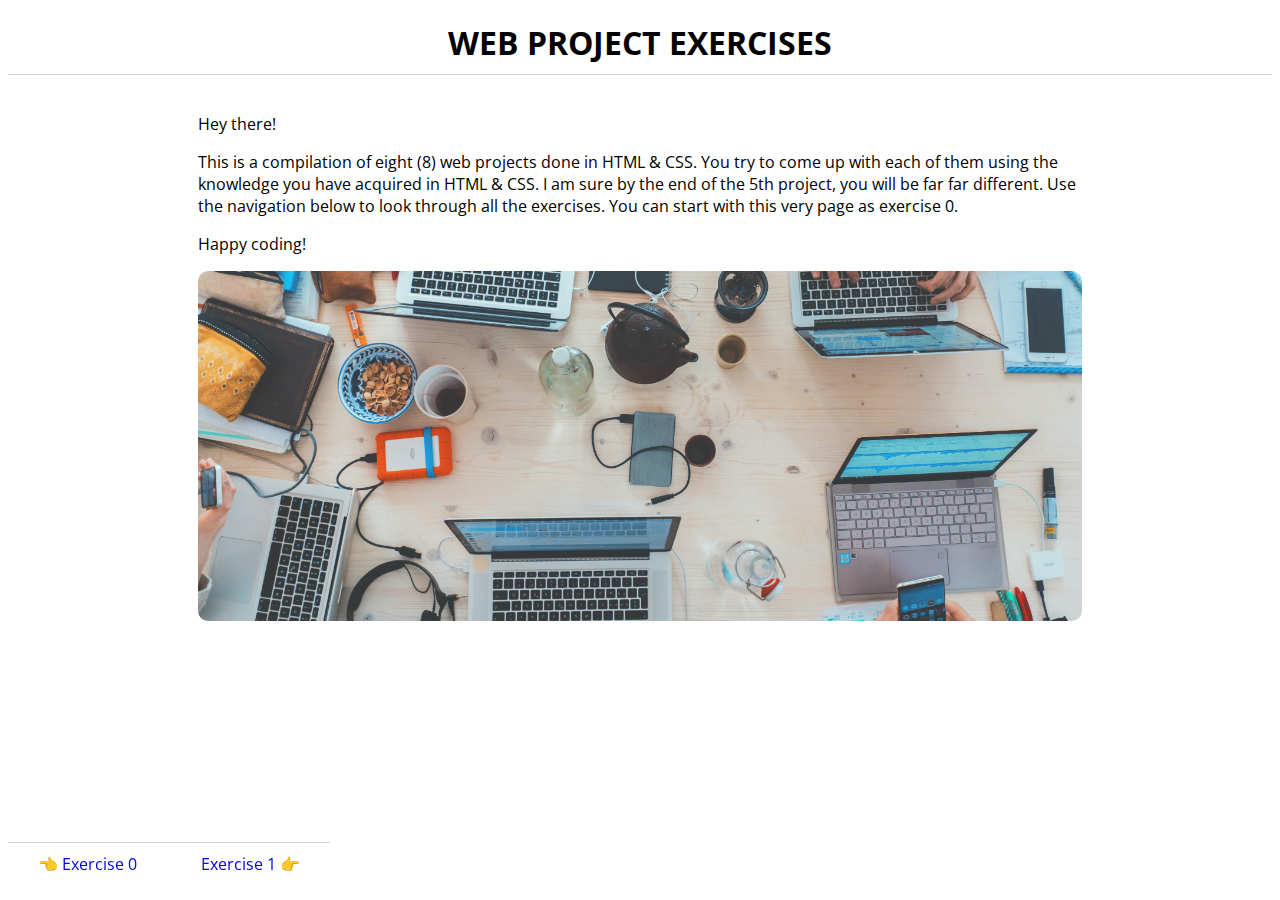
<file: index.html>
<!DOCTYPE html>
<html lang="en">

<head>
    <meta charset="UTF-8">
    <meta http-equiv="X-UA-Compatible" content="IE=edge">
    <meta name="viewport" content="width=device-width, initial-scale=1.0">
    <title>Blog | Exercises</title>
    <link rel="preconnect" href="https://fonts.googleapis.com">
    <link rel="preconnect" href="https://fonts.gstatic.com" crossorigin>
    <link href="https://fonts.googleapis.com/css2?family=Open+Sans:ital,wght@0,300;0,700;1,300&display=swap"
        rel="stylesheet">
    <link rel="stylesheet" href="css/index.css">
</head>

<style>
    main {
        width: 80%;
        margin: 0 auto;
        font-family: 'Open Sans', sans-serif;
    }

    img {
        object-fit: cover;
        width: 100%;
        height: 350px;
        border-radius: 10px;
        filter: contrast(90%);
        filter: brightness(80%);
        filter: opacity(95%);
    }

    .heading {
        font-weight: bold;
        border-bottom: none;
        text-align: left;
    }

  .instructions {
    width: 70%;
    margin: 3% auto;
  }

    @media screen and (max-width: 978px) {
        img {
            height: 200px;
        }
    }

    @media screen and (max-width: 564px) {
        img {
            height: 150px;
        }
    }
</style>
<body>
    <h1>WEB PROJECT EXERCISES</h1>
    <div class="instructions">
        <p>Hey there!</p>
        <p>This is a compilation of eight (8) web projects done in HTML & CSS. You try to come up with each of them using the knowledge you have acquired in HTML & CSS. I am sure by the end of the 5th project, you will be far far different. Use the navigation below to look through all the exercises. You can start with this very page as exercise 0.</p>
        <p>Happy coding!</p>
        <img src="resources/images/intro.jpg" alt="image introducing coding assignments.">
    </div>
    
    <div class="work-link">
        <a href="index.html">Exercise 0</a>
        <a href="table.html">Exercise 1 </a>
    </div>
</body>
</html>
</file>
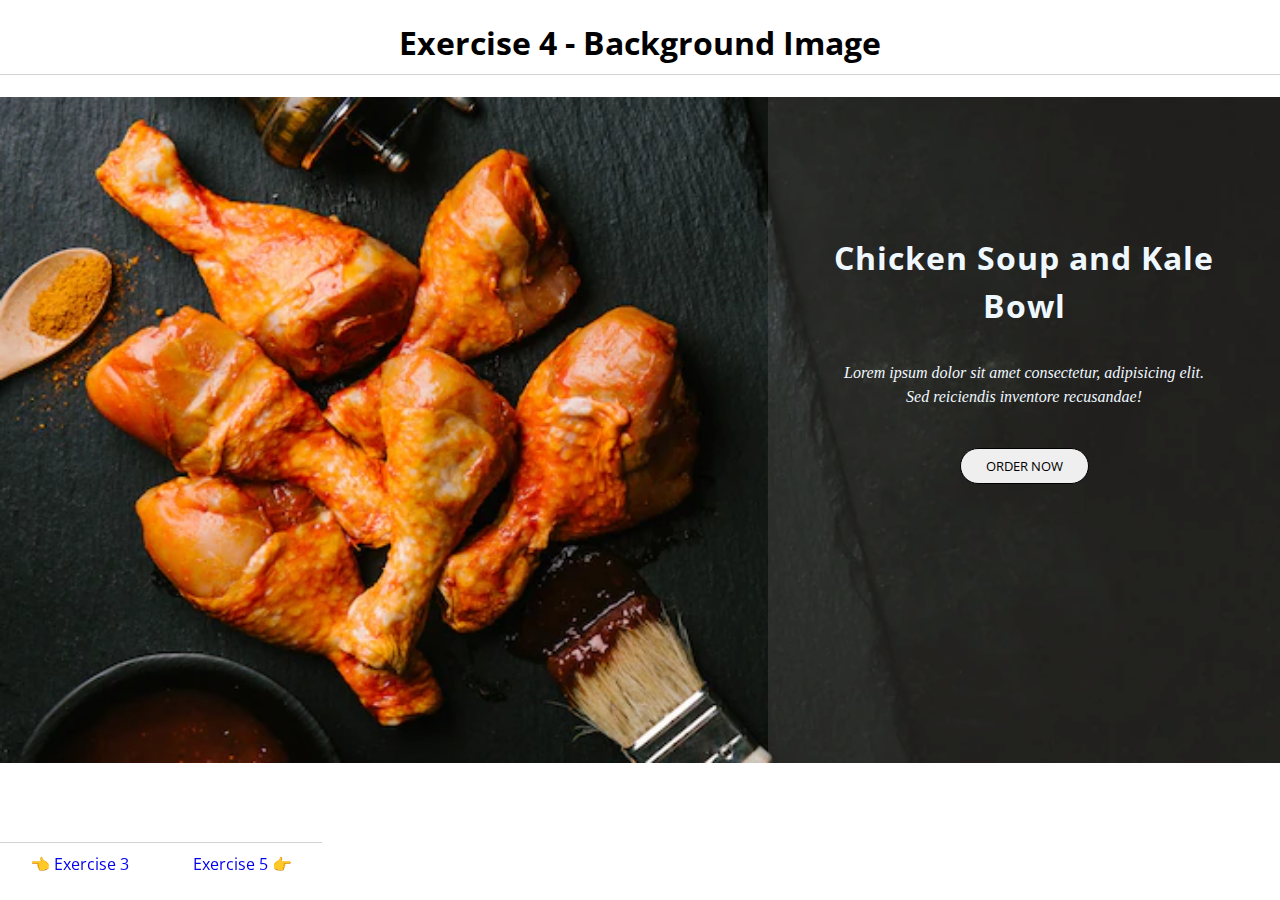
<file: background.html>
<!DOCTYPE html>
<html lang="en">

<head>
    <meta charset="UTF-8">
    <meta http-equiv="X-UA-Compatible" content="IE=edge">
    <meta name="viewport" content="width=device-width, initial-scale=1.0">
    <title>Background Image | Exercises</title>
    <link rel="preconnect" href="https://fonts.googleapis.com">
    <link rel="preconnect" href="https://fonts.gstatic.com" crossorigin>
    <link href="https://fonts.googleapis.com/css2?family=Open+Sans:ital,wght@0,300;0,700;1,300&display=swap"
        rel="stylesheet">
    <link rel="stylesheet" href="css/index.css">
</head>

<style>
    body {
        margin: 0;
    }

    .heading {
        font-weight: bold;
        border-bottom: none;
        padding-top: 30%;
        letter-spacing: 1px;
    }

    p {
        font-style: italic;
        font-family: 'Times New Roman', Times, serif;
        text-align: center;
    }

    button {
        font-family: 'Open Sans', sans-serif;
        border-radius: 22px;
        border: 1px solid black;
        text-transform: uppercase;
        outline: none;
        padding: 8px 25px;
        margin: 6%;
    }

    section {
        background: url(resources/images/blog.webp);
        color: aliceblue;
        background-size: cover;
        background-repeat: no-repeat;
        width: 100%;
        height: 74vh;
        line-height: 1.5;
    }

    .header {
        float: right;
        background-color: rgba(130, 126, 126, 0.21);
        height: 100%;
        padding: 0 5%;
        width: 30%;
        text-align: center;
    }

    @media screen and (max-width: 970px) {
        .header {
            width: 40%;
        }
    }

    @media screen and (max-width: 710px) {
        .heading {
            padding-top: 25%;
        }
    }

    @media screen and (max-width: 732px) {
        .header {
            width: 100%;
            padding: 0;
        }
    }
</style>

<body>
    <h1>Exercise 4 - Background Image</h1>
    <main>
        <section>
            <div class="header">
                <h1 class="heading">Chicken Soup and Kale Bowl</h1>
                <p>Lorem ipsum dolor sit amet consectetur, adipisicing elit. Sed reiciendis inventore recusandae!</p>
                <button>Order Now</button>
            </div>
        </section>
    </main>
    <div class="work-link">
        <a href="gallery.html">Exercise 3</a>
        <a href="flex.htm">Exercise 5</a>
    </div>
</body>

</html>
</file>
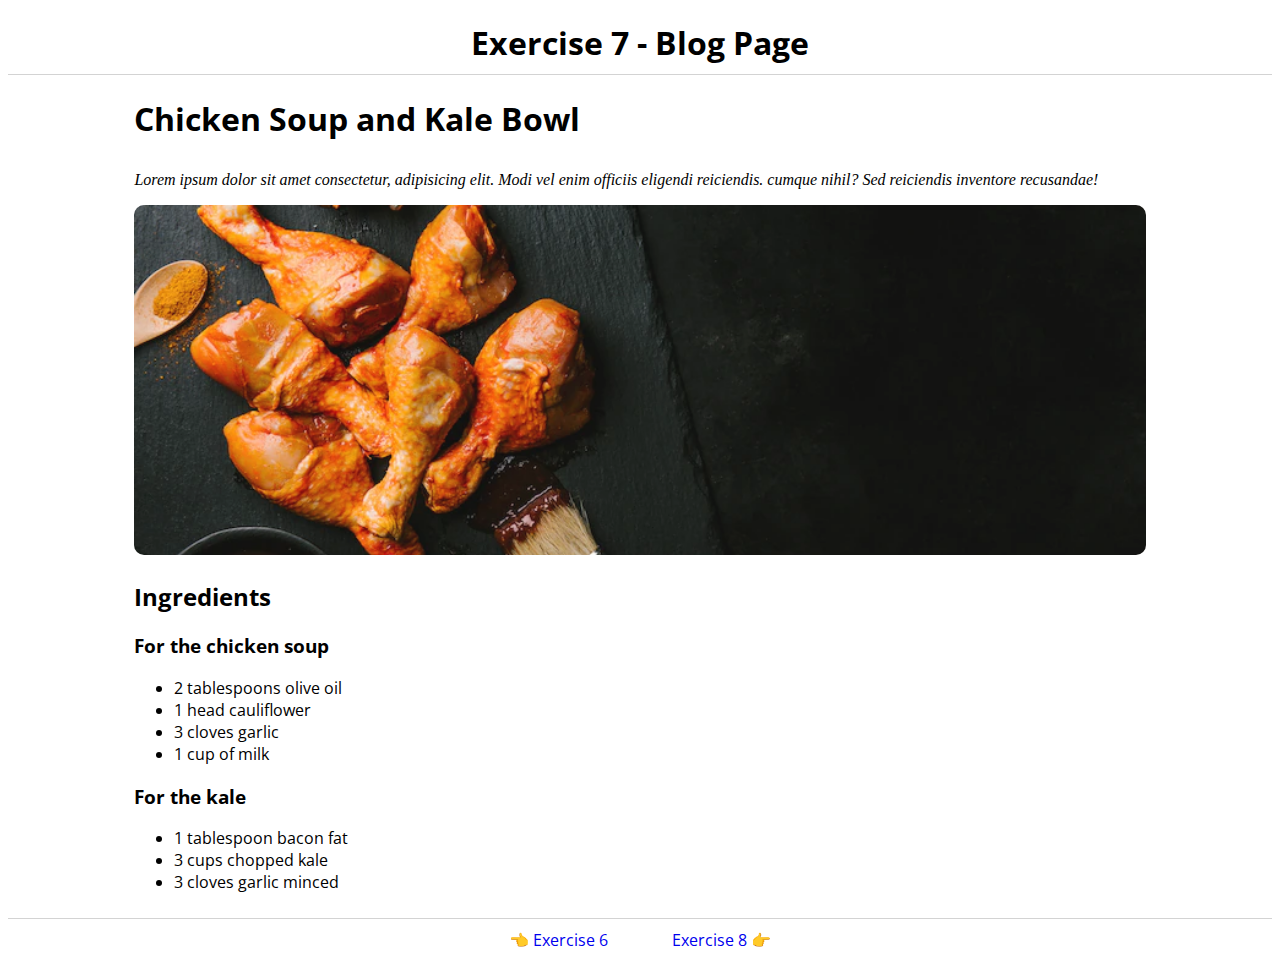
<file: blog.html>
<!DOCTYPE html>
<html lang="en">

<head>
    <meta charset="UTF-8">
    <meta http-equiv="X-UA-Compatible" content="IE=edge">
    <meta name="viewport" content="width=device-width, initial-scale=1.0">
    <title>Blog | Exercises</title>
    <link rel="preconnect" href="https://fonts.googleapis.com">
    <link rel="preconnect" href="https://fonts.gstatic.com" crossorigin>
    <link href="https://fonts.googleapis.com/css2?family=Open+Sans:ital,wght@0,300;0,700;1,300&display=swap"
        rel="stylesheet">
    <link rel="stylesheet" href="css/index.css">
</head>

<style>
    main {
        width: 80%;
        margin: 0 auto;
        font-family: 'Open Sans', sans-serif;
    }

    img {
        object-fit: cover;
        width: 100%;
        height: 350px;
        border-radius: 10px;
        filter: contrast(90%);
        filter: brightness(80%);
        filter: opacity(95%);
    }

    .heading {
        font-weight: bold;
        border-bottom: none;
        text-align: left;
    }

    .work-link {
        position: relative;
    }

    p {
        font-style: italic;
        font-family: 'Times New Roman', Times, serif;
    }

    @media screen and (max-width: 978px) {
        img {
            height: 200px;
        }
    }

    @media screen and (max-width: 564px) {
        img {
            height: 150px;
        }
    }
</style>

<body>
    <h1>Exercise 7 - Blog Page</h1>
    <main>
        <section>
            <h1 class="heading">Chicken Soup and Kale Bowl</h1>
            <p>Lorem ipsum dolor sit amet consectetur, adipisicing elit. Modi vel enim officiis eligendi reiciendis.
                cumque
                nihil? Sed reiciendis inventore recusandae!</p>
            <div><img src="resources/images/blog.webp" alt=""></div>
        </section>
        <section>
            <h2>Ingredients</h2>
            <article>
                <h3>For the chicken soup</h3>
                <ul>
                    <li>2 tablespoons olive oil</li>
                    <li>1 head cauliflower</li>
                    <li>3 cloves garlic</li>
                    <li>1 cup of milk</li>
                </ul>
            </article>
            <article>
                <h3>For the kale</h3>
                <ul>
                    <li>1 tablespoon bacon fat</li>
                    <li>3 cups chopped kale</li>
                    <li>3 cloves garlic minced</li>
                </ul>
            </article>
        </section>
    </main>
    <div class="work-link">
        <a href="forms.html">Exercise 6</a>
        <a href="sign.html">Exercise 8</a>
    </div>
</body>

</html>
</file>
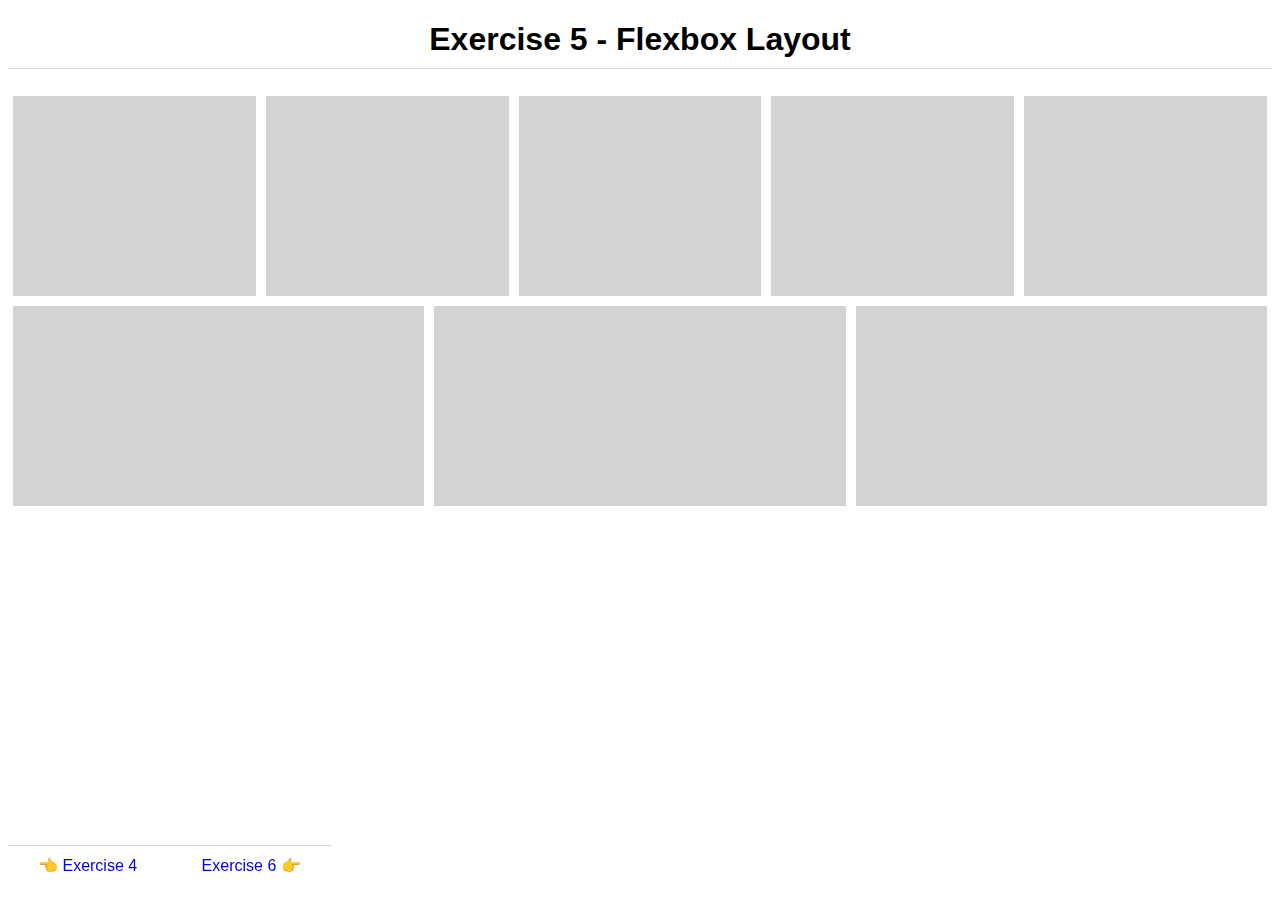
<file: flex.htm>
<!DOCTYPE html>
<html lang="en">

<head>
    <meta charset="UTF-8">
    <meta http-equiv="X-UA-Compatible" content="IE=edge">
    <meta name="viewport" content="width=device-width, initial-scale=1.0">
    <link rel="stylesheet" href="css/index.css">
    <title>Layouts</title>
</head>
<style>
    .container {
        display: flex;
        flex-wrap: wrap;
        align-items: center;
        justify-content: center;
        align-content: center;
    }

    .box {
        flex-basis: 15rem;
        flex-grow: 1;
        flex-shrink: 1;
        height: 200px;
        width: 20%;
        background: lightgray;
        margin: 5px;
    }
</style>

<body>
    <h1>Exercise 5 - Flexbox Layout</h1>
    <div class="container">
        <div class="box"></div>
        <div class="box"></div>
        <div class="box"></div>
        <div class="box"></div>
        <div class="box"></div>
        <div class="box"></div>
        <div class="box"></div>
        <div class="box"></div>
    </div>

    <div class="work-link">
        <a href="background.html">Exercise 4</a>
        <a href="forms.html">Exercise 6</a>
    </div>
</body>

</html>
</file>
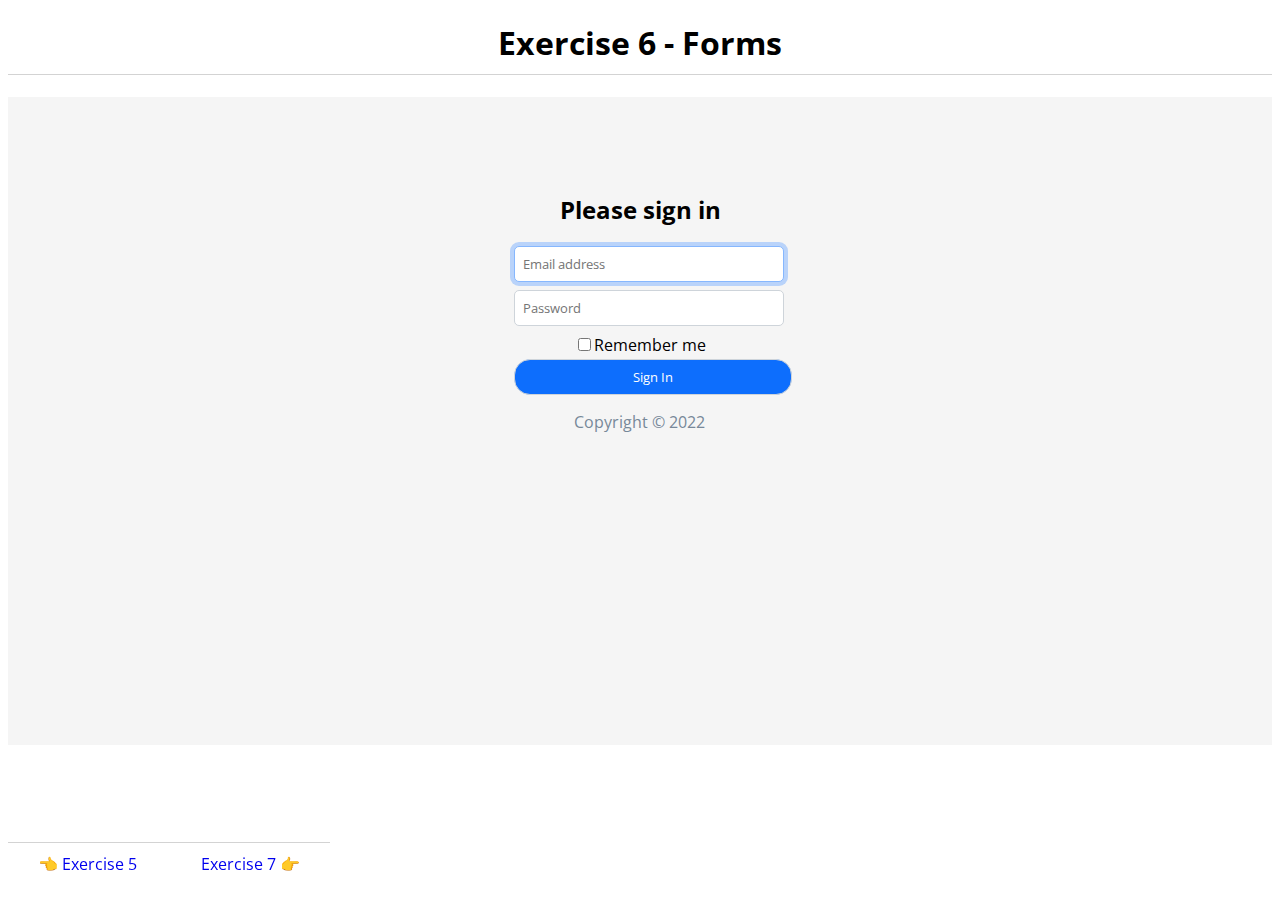
<file: forms.html>
<!DOCTYPE html>
<html lang="en">

<head>
    <meta charset="UTF-8">
    <meta http-equiv="X-UA-Compatible" content="IE=edge">
    <meta name="viewport" content="width=device-width, initial-scale=1.0">
    <title>Forms | Exercises</title>
    <link rel="preconnect" href="https://fonts.googleapis.com">
    <link rel="preconnect" href="https://fonts.gstatic.com" crossorigin>
    <link href="https://fonts.googleapis.com/css2?family=Open+Sans:ital,wght@0,300;0,700;1,300&display=swap"
        rel="stylesheet">
    <link rel="stylesheet" href="css/index.css">
</head>

<style>
    main {
        background: #f5f5f5;
        height: 72vh;
    }

    form {
        display: block;
        width: 20%;
        margin: 0 auto;
    }

    input,
    button {
        width: 100%;
        margin-bottom: .5rem;
        padding: .5rem;
        border: 1px solid #ced4da;
        outline: 0;
        font-family: 'Open Sans', sans-serif;
        border-radius: 5px;
    }

    input:focus {
        border: 1px solid #86b7fe;
        box-shadow: 0 0 0 4px #b9d3fa;
    }

    h2 {
        text-align: center;
        padding-top: 6rem;
    }

    button {
        background-color: #0d6efd;
        border-radius: 1rem;
        color: white;
        margin: 0 auto;
        width: 110%;
    }

    label,
    input[type="checkbox"],
    button {
        display: inline;

    }

    .check {
        text-align: center;
    }

    input[type="checkbox"] {
        width: 5%;
    }

    p {
        text-align: center;
        color: lightslategray;
    }

    @media screen and (max-width: 972px) {
        form {
            width: 60%;
        }
    }
</style>

<body>
    <h1>Exercise 6 - Forms</h1>
    <main>
        <section>
            <h2>Please sign in</h2>
            <form action="https://formspree.io/f/xoqrybkv" method="POST">
                <input type="email" name="email" id="email" autofocus required placeholder="Email address">
                <input type="password" name="password" id="password" required placeholder="Password">
                <div class="check"><input type="checkbox" name="remember" id="remember"><label for="remember">Remember
                        me</label></div>
                <button type="submit">Sign In</button>
                <p>Copyright &copy; 2022</p>
            </form>
        </section>
    </main>
    <div class="work-link">
        <a href="flex.htm">Exercise 5</a>
        <a href="blog.html">Exercise 7</a>
    </div>
</body>

</html>
</file>
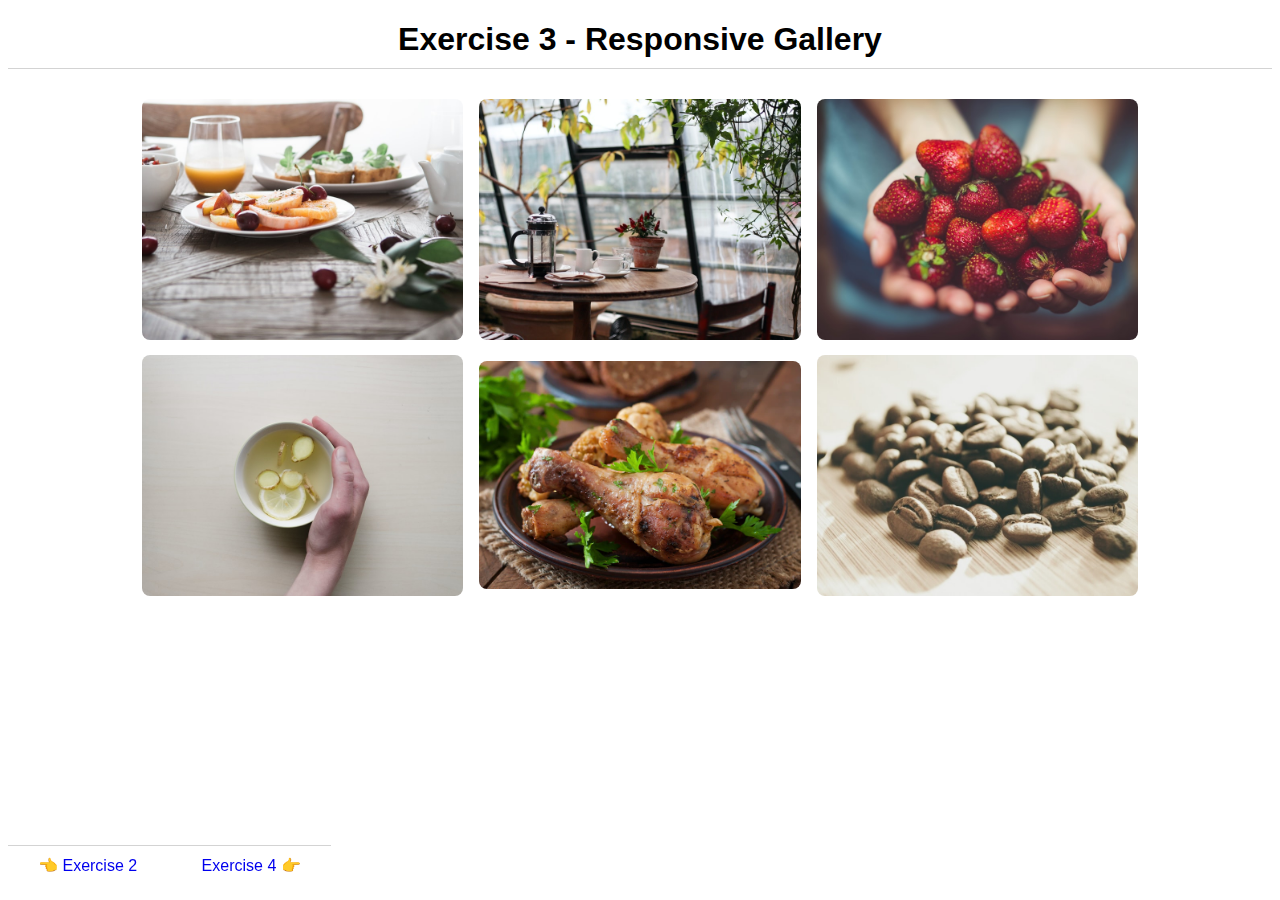
<file: gallery.html>
<!DOCTYPE html>
<html lang="en">

<head>
    <meta charset="UTF-8">
    <meta http-equiv="X-UA-Compatible" content="IE=edge">
    <meta name="viewport" content="width=device-width, initial-scale=1.0">
    <title>Gallery | Exercises</title>
    <link rel="stylesheet" href="css/index.css">
</head>

<style>
    main {
        display: flex;
        flex-wrap: wrap;
        align-items: center;
        justify-content: center;
        align-content: center;
        width: 80%;
        margin: 0 auto;
    }

    div {
        flex-basis: 20rem;
        flex-grow: 1;
        flex-shrink: 1;
        margin: .5rem;
        margin-bottom: .2rem;
    }

    div img {
        width: 100%;
        object-fit: cover;
        border-radius: 8px;
    }

</style>

<body>
    <h1>Exercise 3 - Responsive Gallery</h1>
    <main>
        <div><img src="resources/images/img8.jpg" alt=""></div>
        <div class="grower"><img src="resources/images/img4.jpg" alt=""></div>
        <div><img src="resources/images/img6.jpg" alt=""></div>
        <div><img src="resources/images/img7.jpg" alt=""></div>
        <div><img src="resources/images/img3.webp" alt=""></div>
        <div><img src="resources/images/img2.jpg" alt=""></div>
    </main>

    <div class="work-link">
        <a href="menu.html">Exercise 2</a>
        <a href="background.html">Exercise 4</a>
    </div>

</body>

</html>
</file>
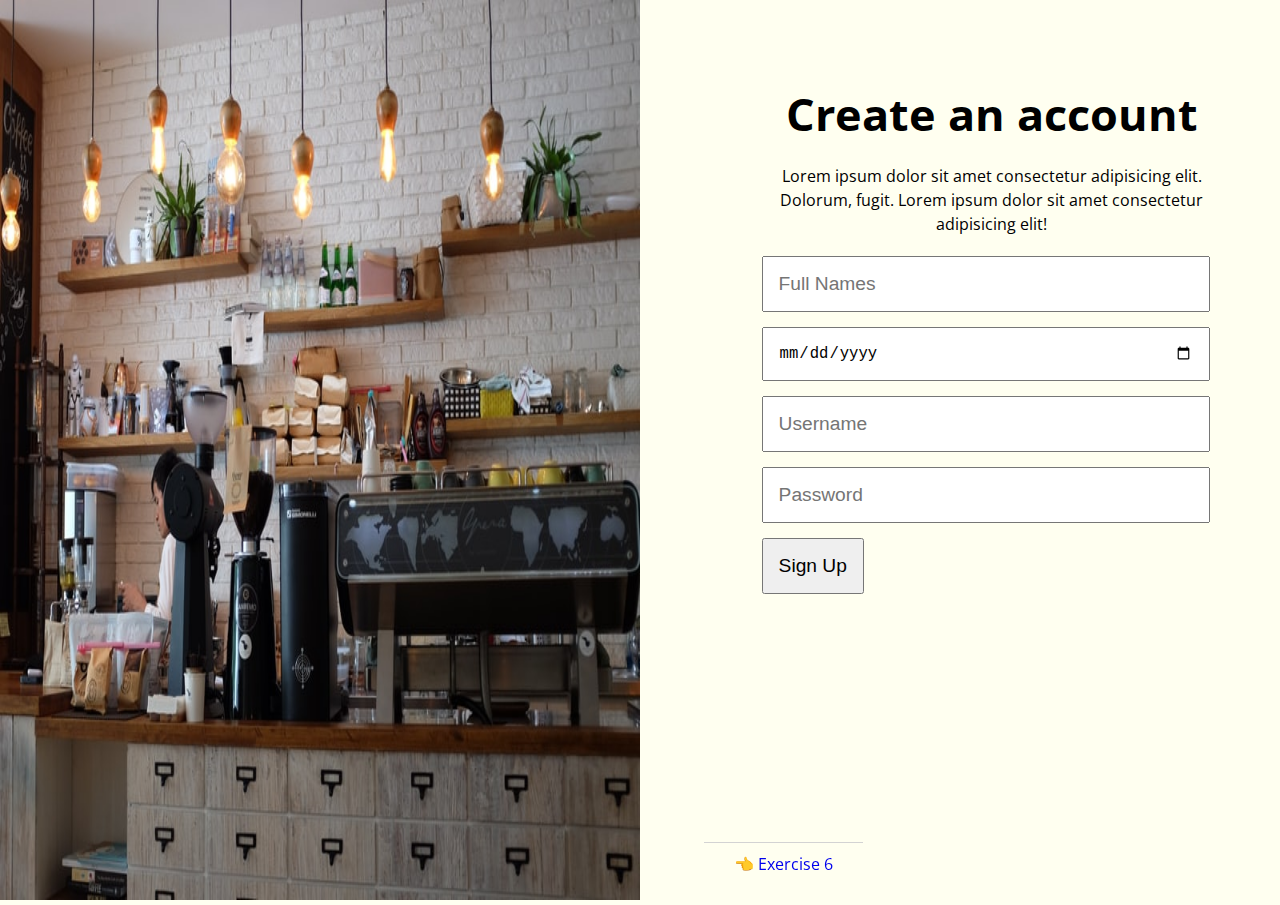
<file: sign.html>
<!DOCTYPE html>
<html lang="en">
<head>
    <meta charset="UTF-8">
    <meta http-equiv="X-UA-Compatible" content="IE=edge">
    <meta name="viewport" content="width=device-width, initial-scale=1.0">
    <title>Sign Up | Exercises</title>
    <link rel="preconnect" href="https://fonts.googleapis.com">
    <link rel="preconnect" href="https://fonts.gstatic.com" crossorigin>
    <link href="https://fonts.googleapis.com/css2?family=Open+Sans:ital,wght@0,300;0,700;1,300&display=swap"
        rel="stylesheet">
    <link rel="stylesheet" href="css/sign.css">
    <link rel="stylesheet" href="css/index.css">
</head>

<style>
    .work-link a:last-child::after {
    content: "";
}
</style>
<body>
    <div class="left">
        <img src="resources/images/img5.jpg" alt="fruit image">
    </div>

    <div class="right">
        <div class="right-text">
            <h2>Create an account</h2>
            <p>Lorem ipsum dolor sit amet consectetur adipisicing elit. Dolorum, fugit. Lorem ipsum dolor sit amet consectetur adipisicing elit!</p>
        </div>
        
        <form>
            <input type="text" placeholder="Full Names">
            <input type="date">
            <input type="text" placeholder="Username">
            <input type="password" placeholder="Password">
            <button>Sign Up</button>
        </form>

        <!-- <div class="links">
            <a href="https://www.facebook.com/" target="_blank">Facebook</a>
            <a href="https://twitter.com/">Twitter</a>
            <a href="https://www.instagram.com/">Instagram</a>
        </div> -->

        <div class="work-link">
            <a href="blog.html">Exercise 6</a>
        </div>
    </div>
</body>
</html>
</file>
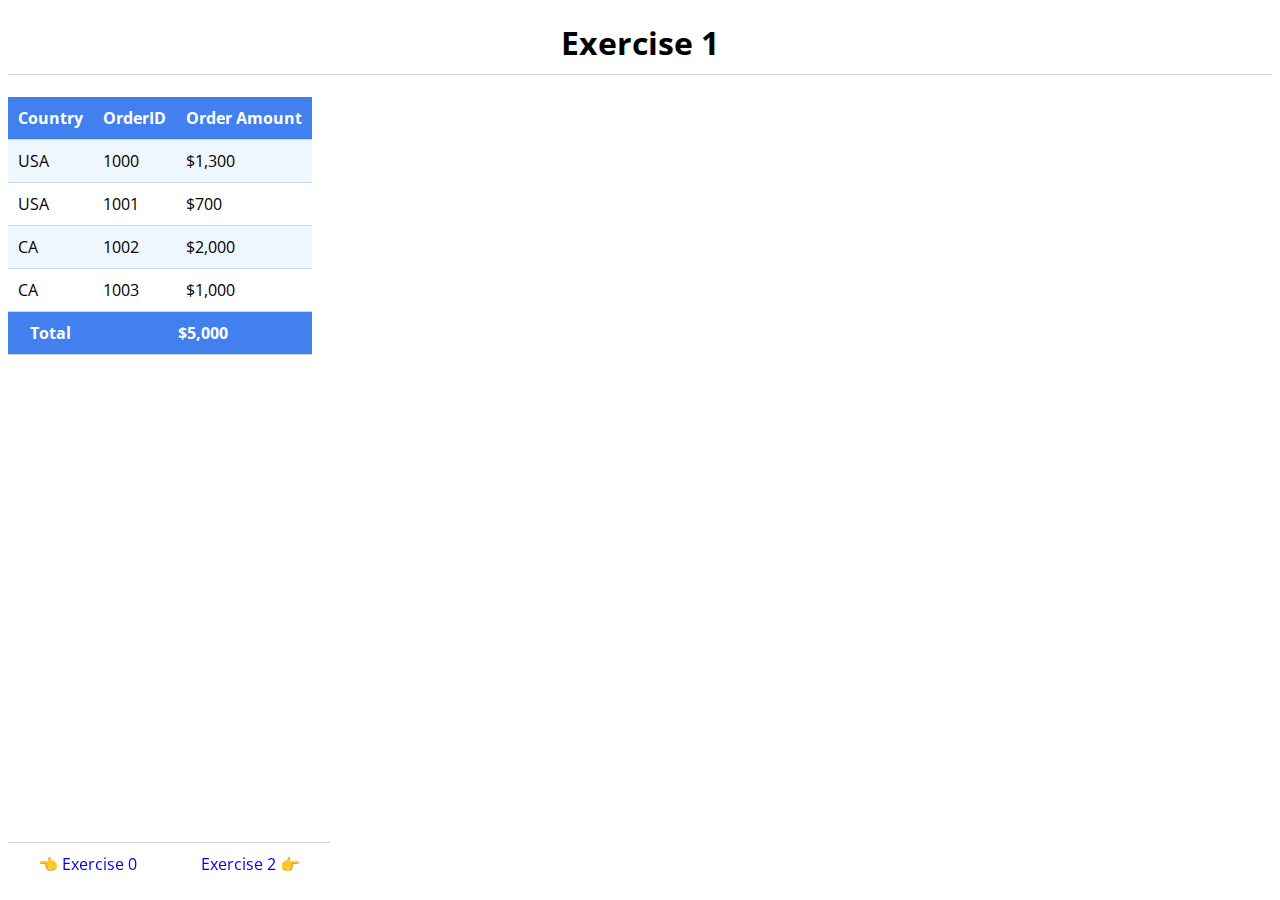
<file: table.html>
<!DOCTYPE html>
<html lang="en">

<head>
    <meta charset="UTF-8">
    <meta http-equiv="X-UA-Compatible" content="IE=edge">
    <meta name="viewport" content="width=device-width, initial-scale=1.0">
    <title>Blog | Exercises</title>
    <link rel="preconnect" href="https://fonts.googleapis.com">
    <link rel="preconnect" href="https://fonts.gstatic.com" crossorigin>
    <link href="https://fonts.googleapis.com/css2?family=Open+Sans:ital,wght@0,300;0,700;1,300&display=swap"
        rel="stylesheet">
    <link rel="stylesheet" href="css/index.css">
</head>

<style>
    main {
        width: 100%;
        margin: 0 auto;
        font-family: 'Open Sans', sans-serif;
    }

    .heading {
        font-weight: bold;
        border-bottom: none;
        text-align: left;
    }

    p {
        font-style: italic;
        font-family: 'Times New Roman', Times, serif;
    }

    @media screen and (max-width: 978px) {
        img {
            height: 200px;
        }
    }

    @media screen and (max-width: 564px) {
        img {
            height: 150px;
        }
    }
</style>

<body>
    <main>
        <h1>Exercise 1</h1>
        <table>
            <tr>
                <th>Country</th>
                <th>OrderID</th>
                <th>Order Amount</th>
            </tr>
            <tr>
                <td>USA</td>
                <td>1000</td>
                <td>$1,300</td>
            </tr>
            <tr>
                <td>USA</td>
                <td>1001</td>
                <td>$700</td>
            </tr>
            <tr>
                <td>CA</td>
                <td>1002</td>
                <td>$2,000</td>
            </tr>
            <tr>
                <td>CA</td>
                <td>1003</td>
                <td>$1,000</td>
            </tr>
            <tr>
                <th>Total</th>
                <th colspan="2">$5,000</th>
            </tr>
        </table>

        <div class="work-link">
            <a href="index.html">Exercise 0</a>
            <a href="menu.html">Exercise 2</a>
        </div>
    </main>
</body>

</html>
</file>
<file: css/index.css>
body {
    font-family: 'Open Sans', sans-serif;
}

table {
    border-collapse: collapse;
}

th {
    background-color: #427fef;
    color: white;
}

td,
tr,
th {
    padding: 10px;
    border-bottom: 1px solid #c4dcf3;
}

tr:nth-child(even) {
    background: #eef7ff;
}

h1 {
    border-bottom: 1px solid lightgray;
    padding-bottom: 10px;
    text-align: center;
}

.box1 {
    width: 300px;
    height: 300px;
    background: tomato;
    border-radius: 10px;
    box-shadow: 15px 15px lightgray;
}

.work-link {
    border-top: 1px solid lightgray;
    padding-top: 10px;
    text-align: center;
    margin: 25px auto;
    font-family: inherit;
    position: fixed;
    bottom: 0;
}

.work-link a {
    text-decoration: none;  
    margin: 0 30px;
}

.work-link a:first-child::before {
    content: "👈 ";
}

.work-link a:last-child::after {
    content: " 👉";
}
</file>
<file: css/sign.css>
body {
    font-family: sans-serif;
    box-sizing: border-box;
    width: 100%;
    background-color: ivory;
    margin: 0;
}

.left {
    width: 50%;
    float: left;
}

.right {
    width: 45%;
    float: right;
}

.right-text, form {
    width: 80%;
    margin: 0 auto;
    line-height: 1.5;
}

form {
    margin-top: 20px;
}

.left img {
    width: 100%;
    height: 100vh;
}

.right h2, .right p {
    text-align: center;
}

.right h2 {
    font-size: 45px;
    margin-top: 80px;
    margin-bottom: 10px;
}

.right p {
    margin-bottom: 20px;
}

input, button {
    display: block;
    width: 90%;
    margin-bottom: 15px;
    padding: 15px;
    font-size: larger;
} 

button {
    width: auto;
}

.links {
    margin-top: 80px;
    text-align: center;
}

.links a {
    margin-left: 10px;
    margin-right: 10px;
}
</file>
